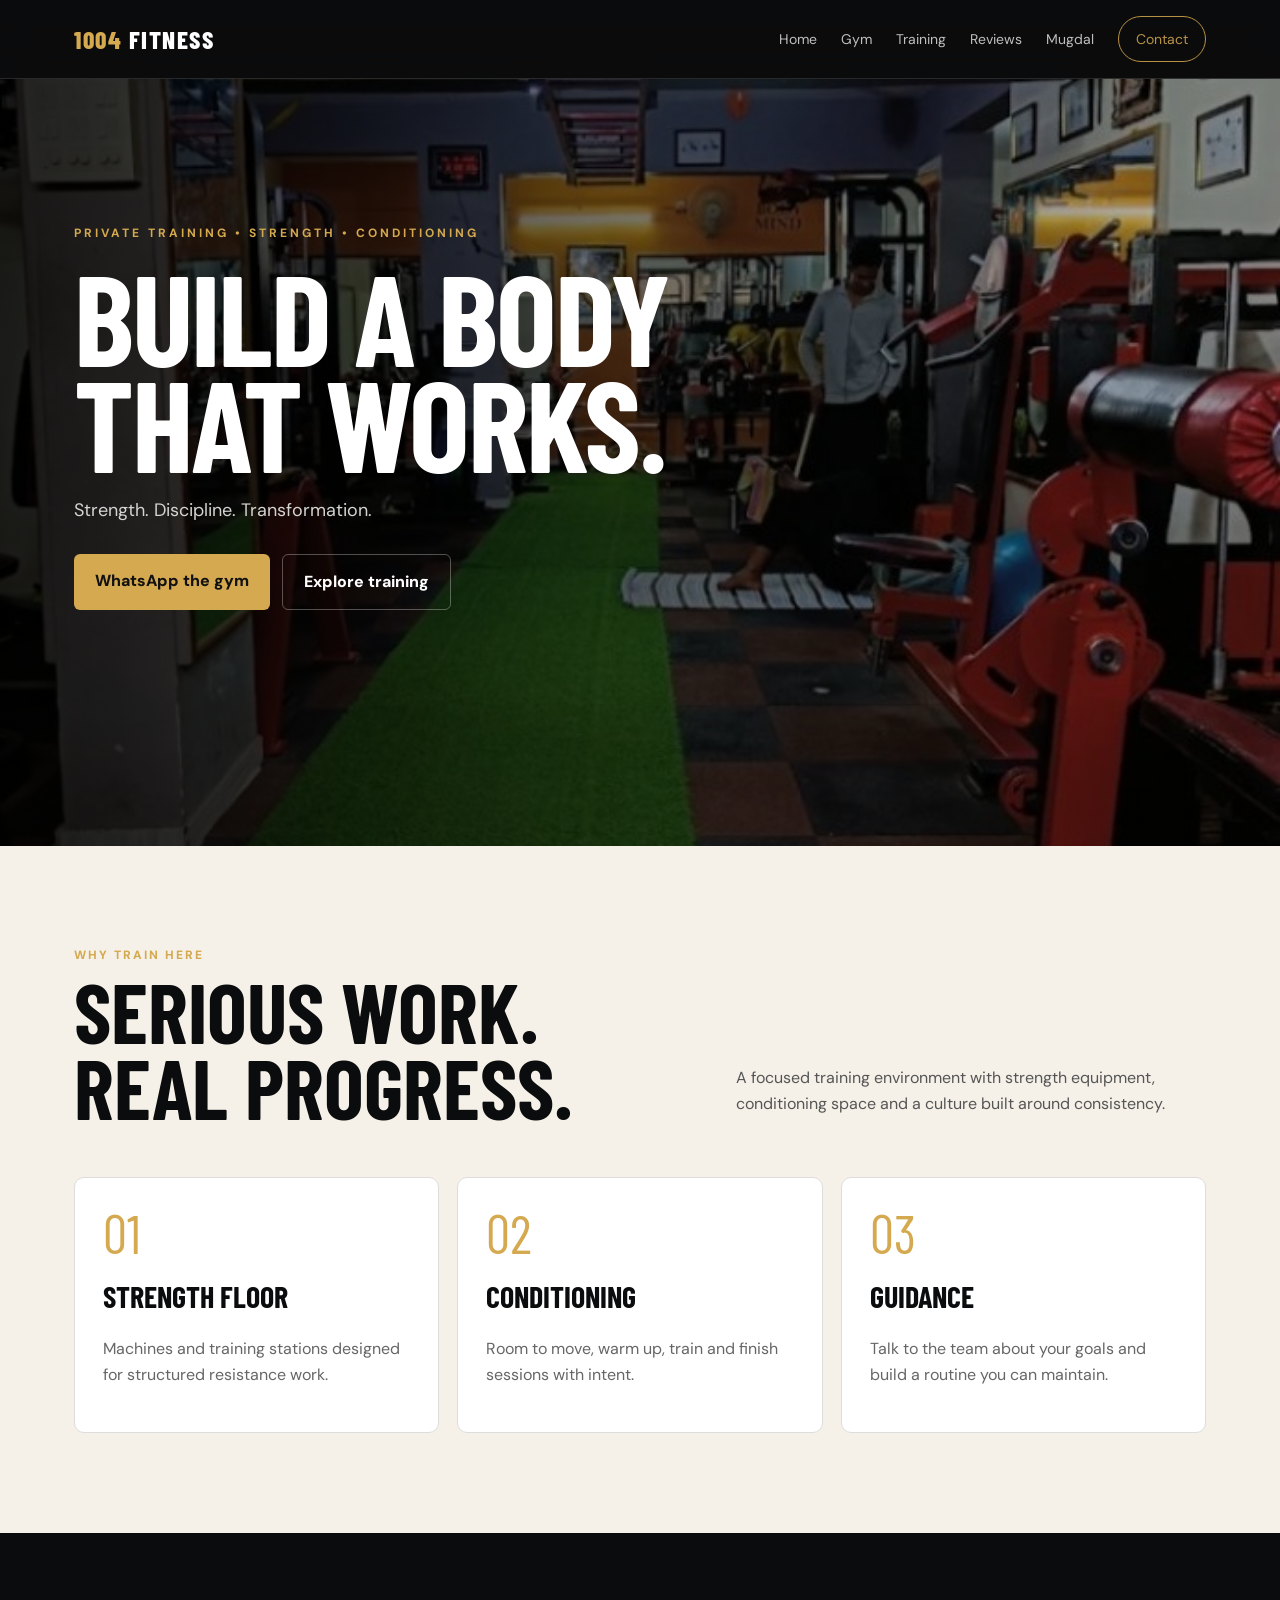
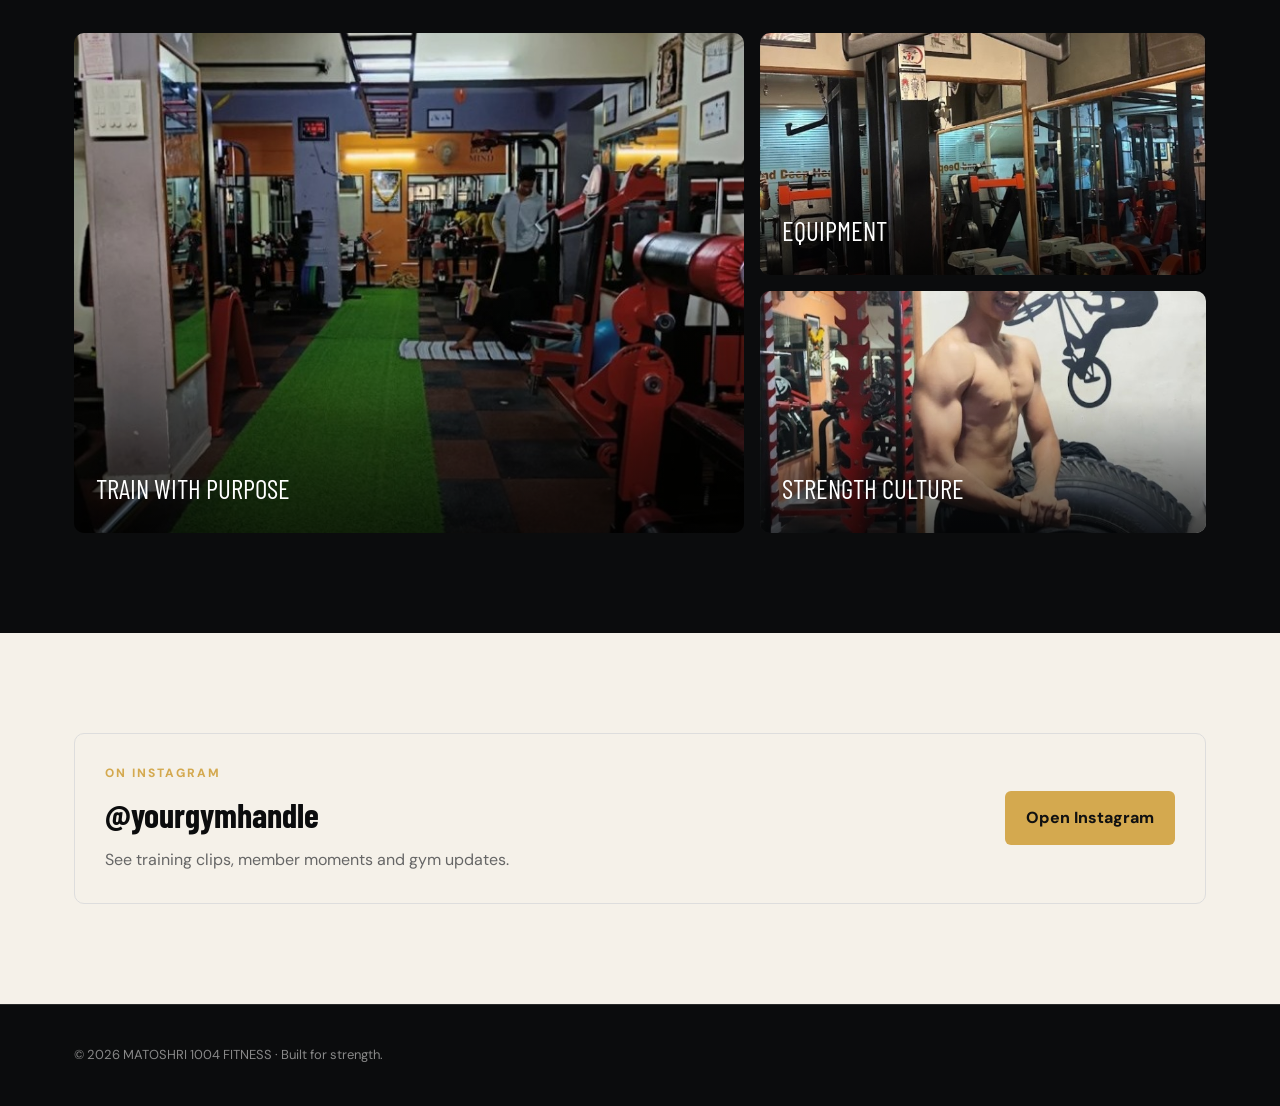
<file: index.html>
<!doctype html><html><head><meta charset="utf-8"><meta name="viewport" content="width=device-width,initial-scale=1"><title>MATOSHRI 1004 FITNESS | Strength & Conditioning</title><link rel="stylesheet" href="styles.css"></head><body>
<header class="top"><div class="wrap nav"><a class="brand" href="index.html"><span>1004</span> FITNESS</a><nav class="links"><a href="index.html">Home</a><a href="about.html">Gym</a><a href="training.html">Training</a><a href="reviews.html">Reviews</a><a href="mugdal.html">Mugdal</a><a href="contact.html" class="cta">Contact</a></nav><a class="menu" href="contact.html">☰</a></div></header>
<main><section class="hero"><div class="wrap"><div class="eyebrow">Private training • Strength • Conditioning</div><h1>Build a body<br>that works.</h1><p id="gymTagline">Strength. Discipline. Transformation.</p><div class="buttons"><a class="btn" data-whatsapp href="#">WhatsApp the gym</a><a class="btn alt" href="training.html">Explore training</a></div></div></section>
<section class="section light"><div class="wrap"><div class="section-head"><div><div class="kicker">Why train here</div><h2>Serious work.<br>Real progress.</h2></div><p>A focused training environment with strength equipment, conditioning space and a culture built around consistency.</p></div><div class="grid"><article class="card"><div class="num">01</div><h3>Strength floor</h3><p>Machines and training stations designed for structured resistance work.</p></article><article class="card"><div class="num">02</div><h3>Conditioning</h3><p>Room to move, warm up, train and finish sessions with intent.</p></article><article class="card"><div class="num">03</div><h3>Guidance</h3><p>Talk to the team about your goals and build a routine you can maintain.</p></article></div></div></section>
<section class="section"><div class="wrap"><div class="photo-grid"><div class="photo" style="background-image:url('assets/gym_floor_clean.jpg')"><label>Train with purpose</label></div><div class="photo-stack"><div class="photo small" style="background-image:url('assets/gym_cable_clean.jpg')"><label>Equipment</label></div><div class="photo small" style="background-image:url('assets/athlete_clean.jpg')"><label>Strength culture</label></div></div></div></div></section>
<section class="section light"><div class="wrap"><div class="social"><div><div class="kicker">On Instagram</div><h3 style="font-family:'Barlow Condensed';font-size:34px;margin:5px 0" id="instaText">@yourgymhandle</h3><p style="margin:0;color:#666">See training clips, member moments and gym updates.</p></div><a class="btn" data-instagram href="#">Open Instagram</a></div></div></section></main>
<footer class="footer"><div class="wrap">© 2026 <span data-gym>MATOSHRI 1004 FITNESS</span> · Built for strength.</div></footer><script src="config.js"></script><script src="script.js"></script></body></html>
</file>
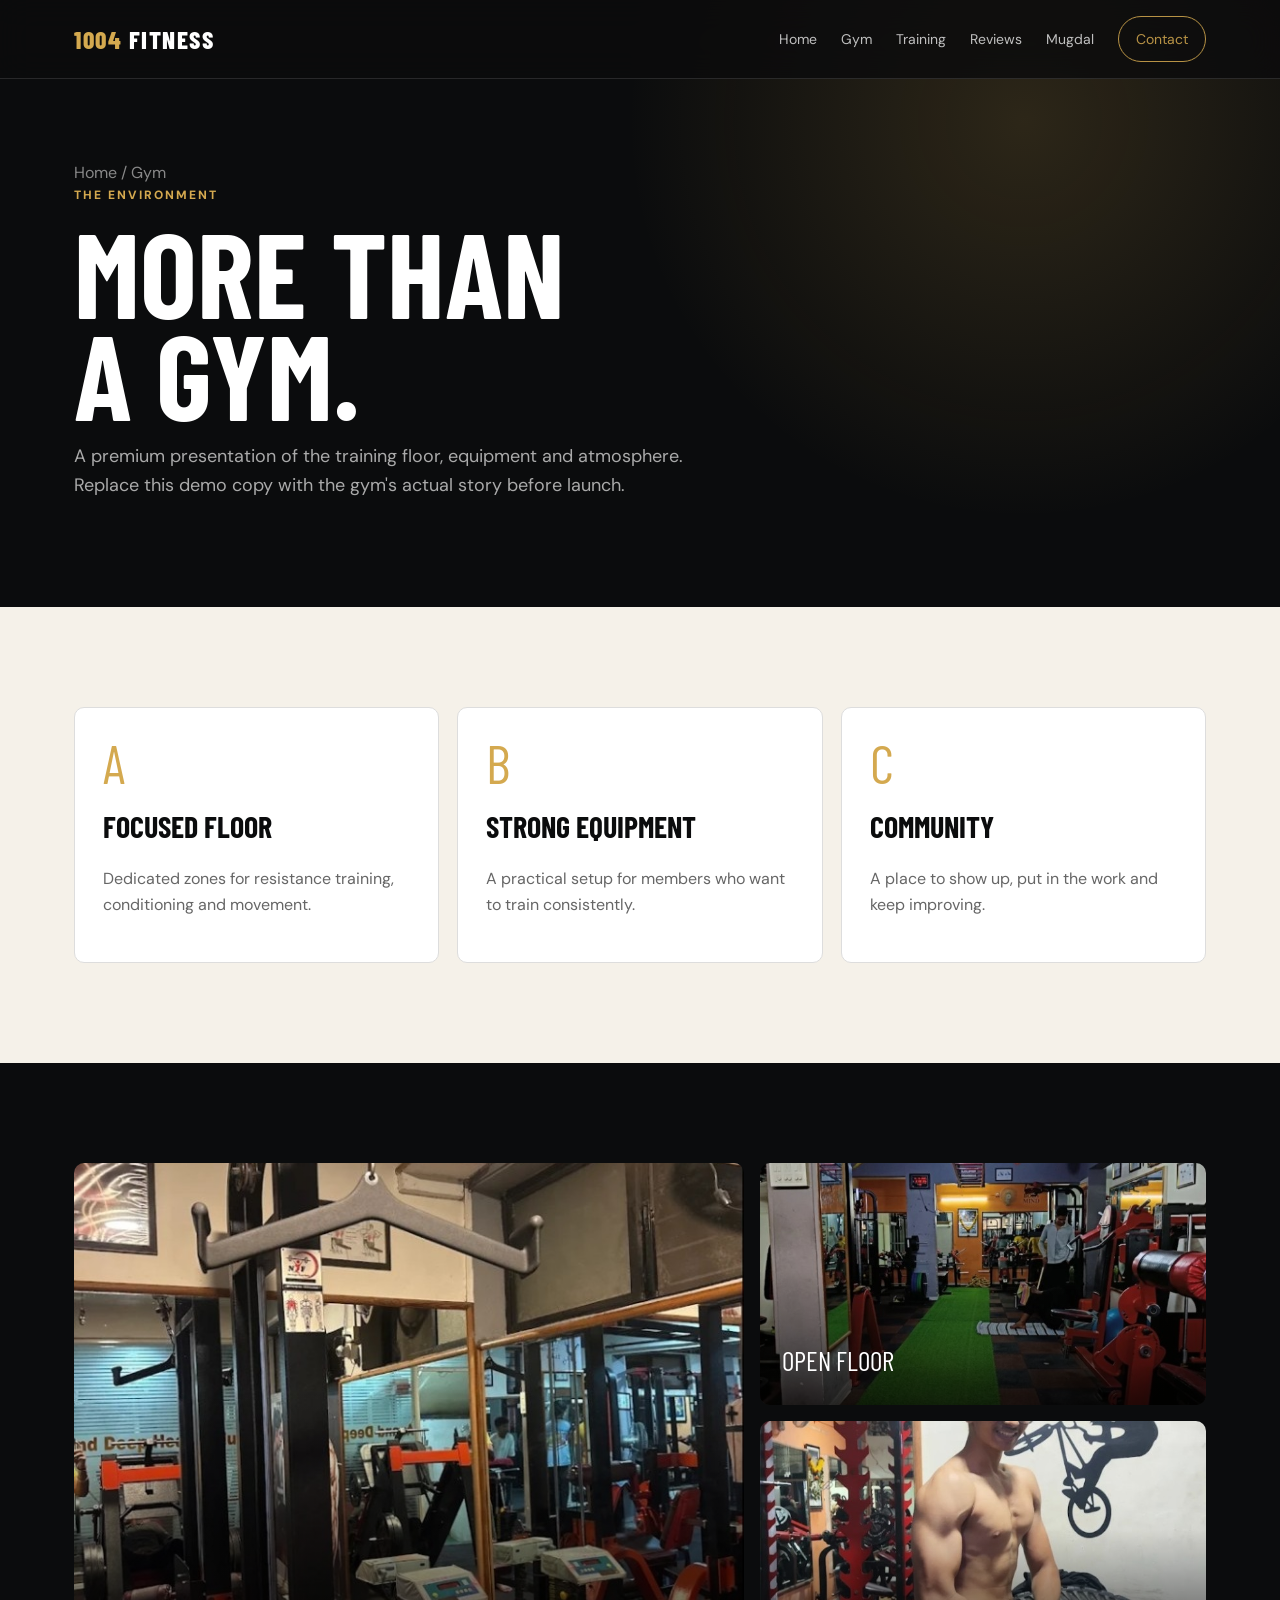
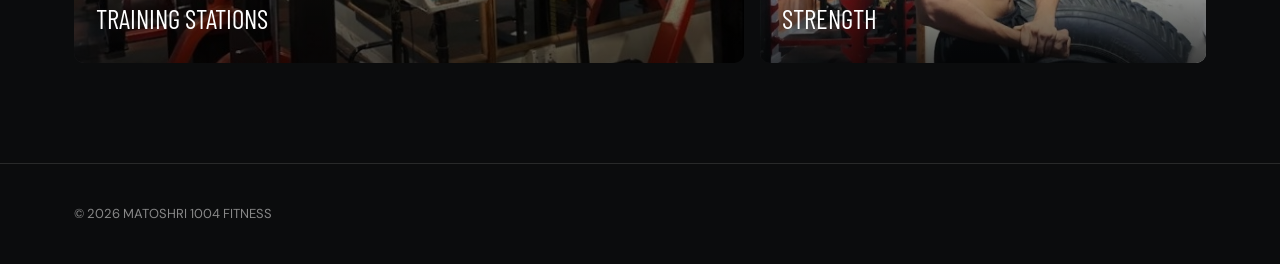
<file: about.html>
<!doctype html><html><head><meta charset="utf-8"><meta name="viewport" content="width=device-width,initial-scale=1"><title>Gym | MATOSHRI 1004 FITNESS</title><link rel="stylesheet" href="styles.css"></head><body>
<header class="top"><div class="wrap nav"><a class="brand" href="index.html"><span>1004</span> FITNESS</a><nav class="links"><a href="index.html">Home</a><a href="about.html">Gym</a><a href="training.html">Training</a><a href="reviews.html">Reviews</a><a href="mugdal.html">Mugdal</a><a href="contact.html" class="cta">Contact</a></nav><a class="menu" href="contact.html">☰</a></div></header>
<section class="pagehero"><div class="wrap"><div class="crumb">Home / Gym</div><div class="kicker">The environment</div><h1>More than<br>a gym.</h1><p style="max-width:620px;color:#aaa;font-size:18px">A premium presentation of the training floor, equipment and atmosphere. Replace this demo copy with the gym's actual story before launch.</p></div></section>
<section class="section light"><div class="wrap"><div class="grid"><article class="card"><div class="num">A</div><h3>Focused floor</h3><p>Dedicated zones for resistance training, conditioning and movement.</p></article><article class="card"><div class="num">B</div><h3>Strong equipment</h3><p>A practical setup for members who want to train consistently.</p></article><article class="card"><div class="num">C</div><h3>Community</h3><p>A place to show up, put in the work and keep improving.</p></article></div></div></section>
<section class="section"><div class="wrap"><div class="photo-grid"><div class="photo" style="background-image:url('assets/gym_cable_clean.jpg')"><label>Training stations</label></div><div class="photo-stack"><div class="photo small" style="background-image:url('assets/gym_floor_clean.jpg')"><label>Open floor</label></div><div class="photo small" style="background-image:url('assets/athlete_clean.jpg')"><label>Strength</label></div></div></div></div></section>
<footer class="footer"><div class="wrap">© 2026 <span data-gym>MATOSHRI 1004 FITNESS</span></div></footer><script src="config.js"></script><script src="script.js"></script></body></html>
</file>
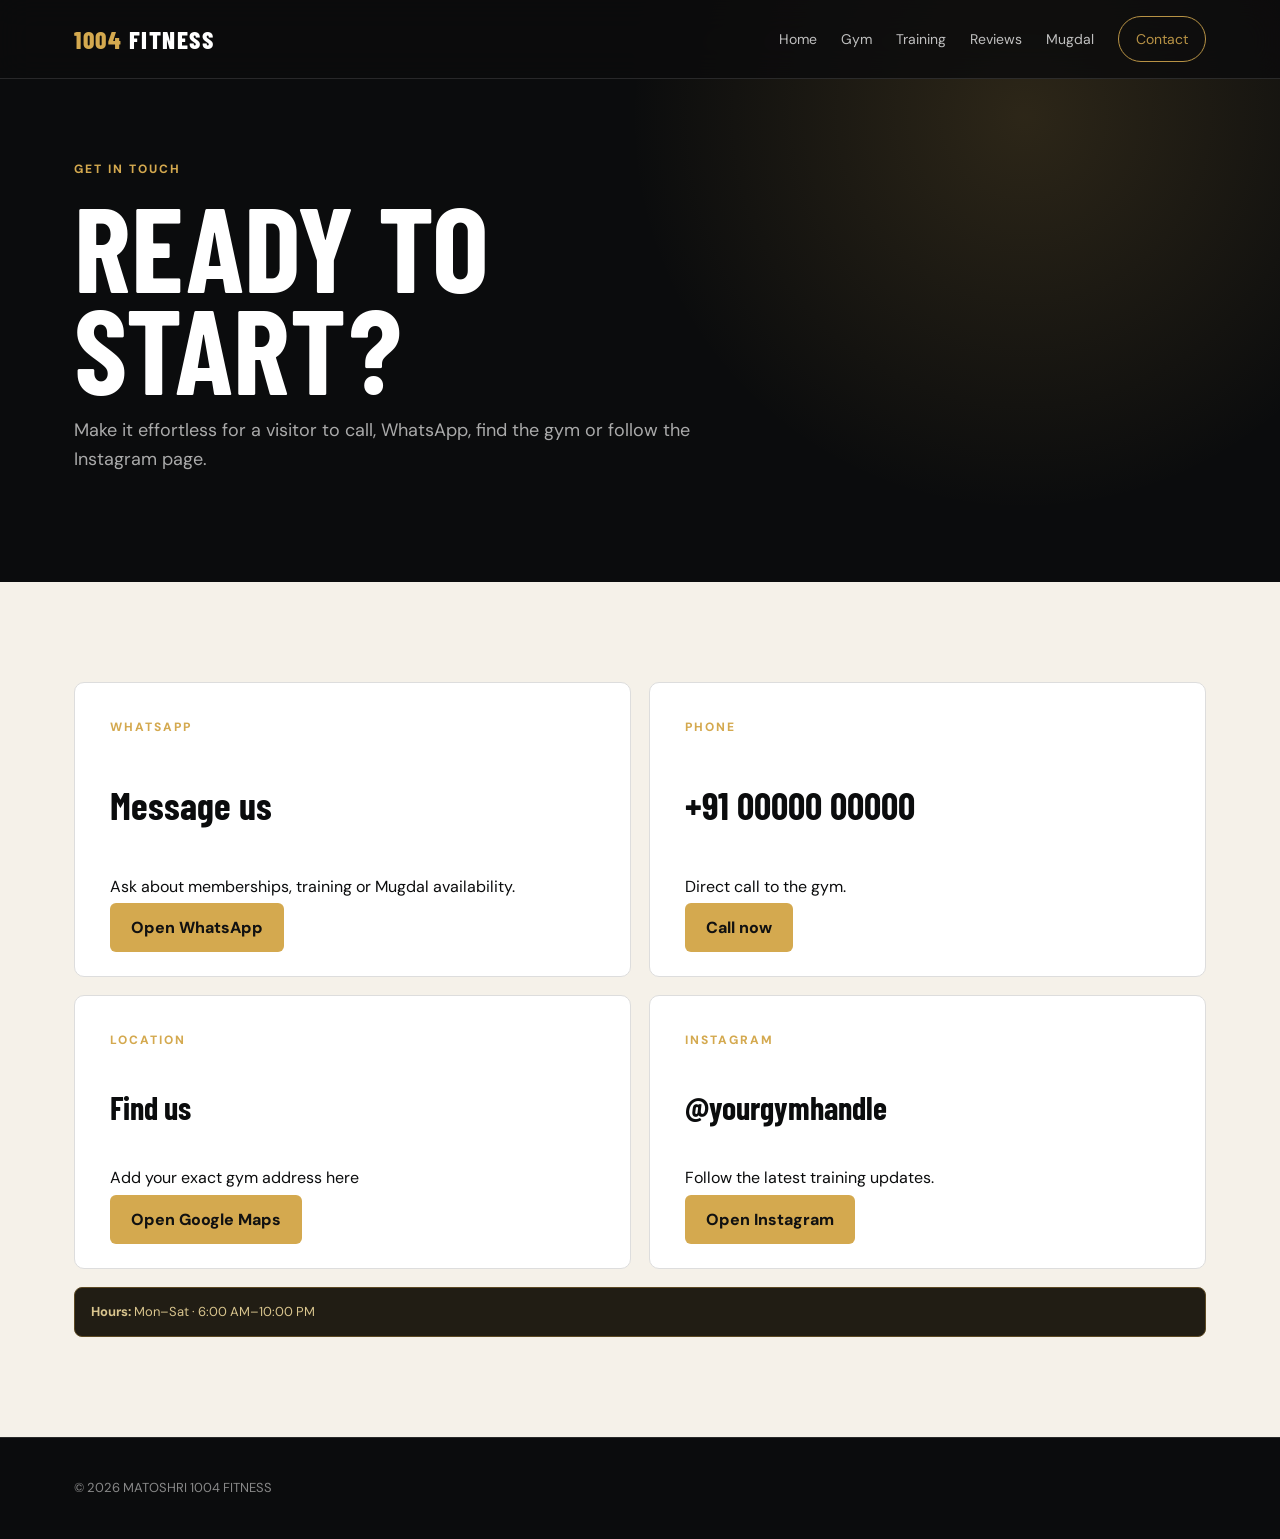
<file: contact.html>
<!doctype html><html><head><meta charset="utf-8"><meta name="viewport" content="width=device-width,initial-scale=1"><title>Contact | MATOSHRI 1004 FITNESS</title><link rel="stylesheet" href="styles.css"></head><body>
<header class="top"><div class="wrap nav"><a class="brand" href="index.html"><span>1004</span> FITNESS</a><nav class="links"><a href="index.html">Home</a><a href="about.html">Gym</a><a href="training.html">Training</a><a href="reviews.html">Reviews</a><a href="mugdal.html">Mugdal</a><a href="contact.html" class="cta">Contact</a></nav><a class="menu" href="contact.html">☰</a></div></header>
<section class="pagehero"><div class="wrap"><div class="kicker">Get in touch</div><h1>Ready to<br>start?</h1><p style="max-width:650px;color:#aaa;font-size:18px">Make it effortless for a visitor to call, WhatsApp, find the gym or follow the Instagram page.</p></div></section>
<section class="section light"><div class="wrap"><div class="contact"><div class="contactbox"><div class="kicker">WhatsApp</div><h3 style="font-family:'Barlow Condensed';font-size:38px">Message us</h3><p>Ask about memberships, training or Mugdal availability.</p><a class="btn" data-whatsapp href="#">Open WhatsApp</a></div><div class="contactbox"><div class="kicker">Phone</div><h3 style="font-family:'Barlow Condensed';font-size:38px" id="phoneText">+91 00000 00000</h3><p>Direct call to the gym.</p><a class="btn" data-phone href="#">Call now</a></div><div class="contactbox"><div class="kicker">Location</div><h3 style="font-family:'Barlow Condensed';font-size:32px">Find us</h3><p id="locationText">Add your exact gym address here</p><a class="btn" data-maps href="#">Open Google Maps</a></div><div class="contactbox"><div class="kicker">Instagram</div><h3 style="font-family:'Barlow Condensed';font-size:32px" id="instaText">@yourgymhandle</h3><p>Follow the latest training updates.</p><a class="btn" data-instagram href="#">Open Instagram</a></div></div><div style="margin-top:18px" class="notice"><strong>Hours:</strong> <span id="hoursText">Mon–Sat · 6:00 AM–10:00 PM</span></div></div></section>
<footer class="footer"><div class="wrap">© 2026 <span data-gym>MATOSHRI 1004 FITNESS</span></div></footer><script src="config.js"></script><script src="script.js"></script></body></html>
</file>
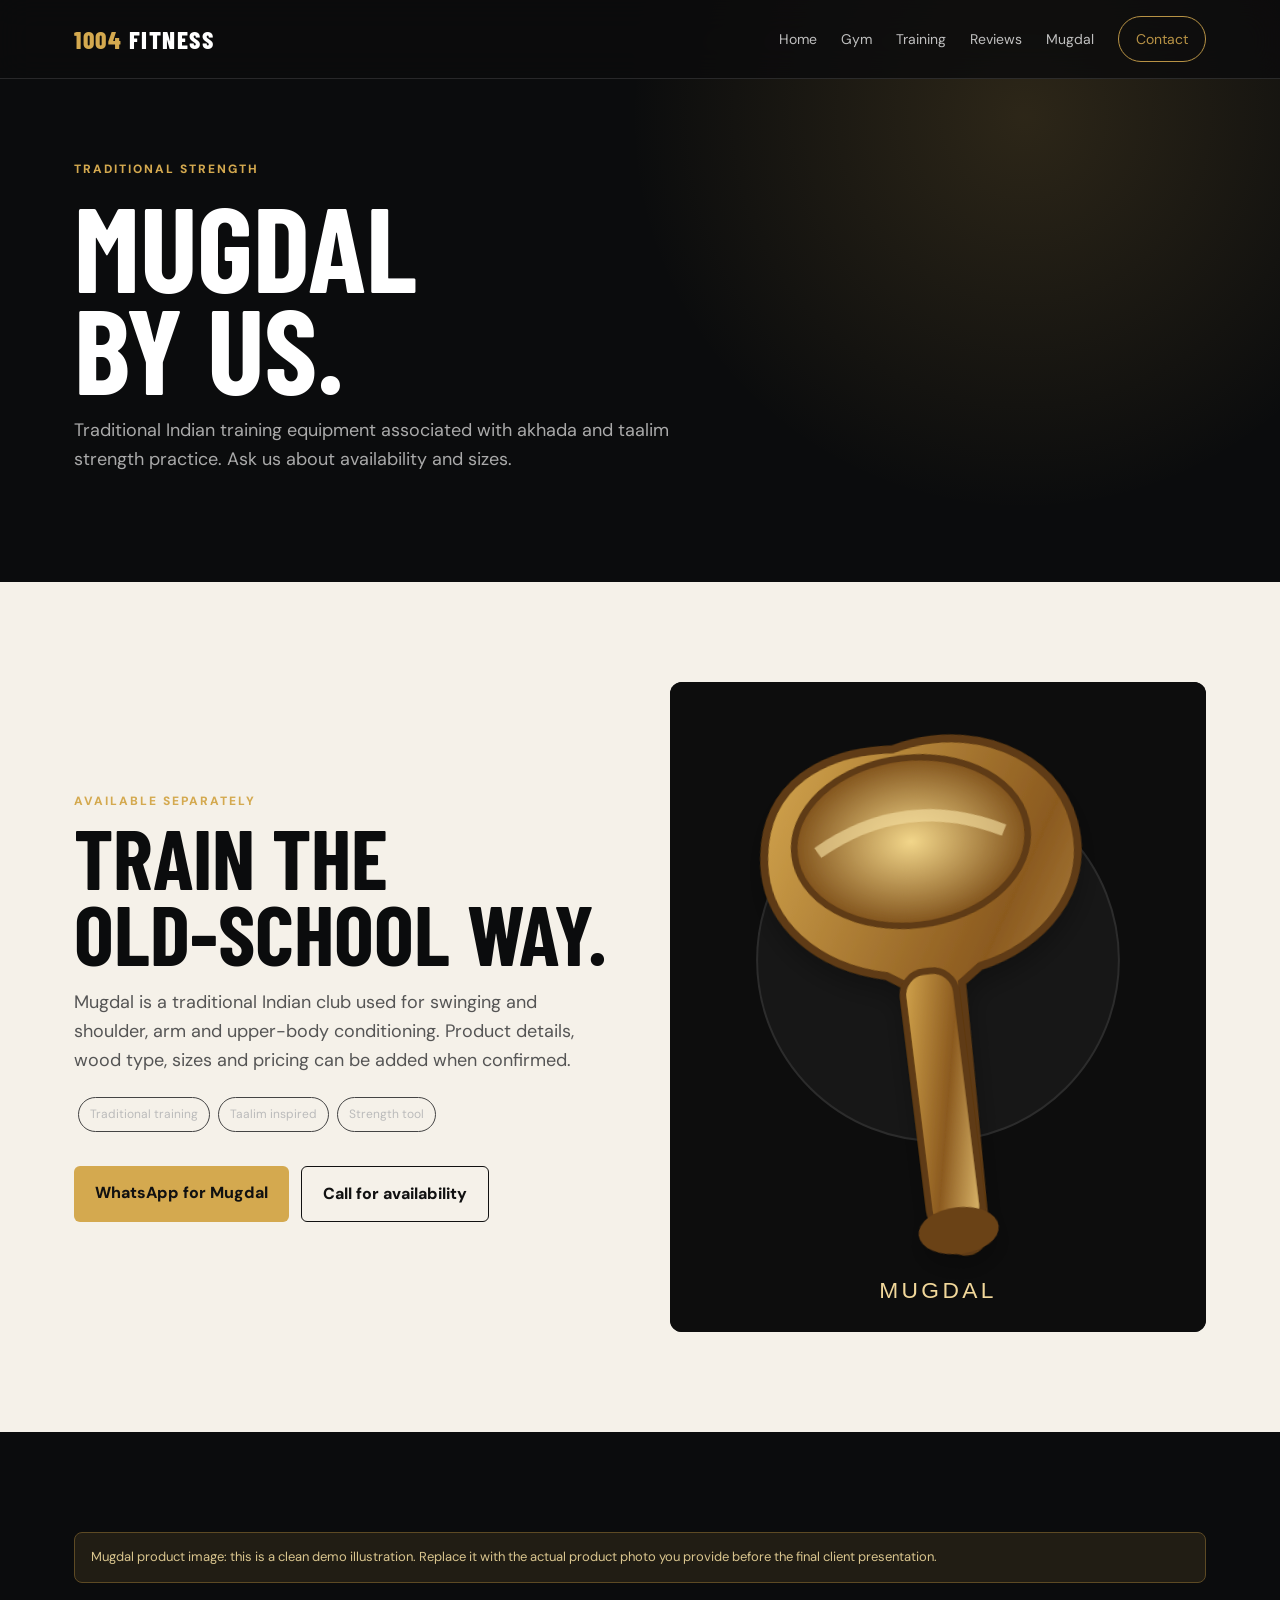
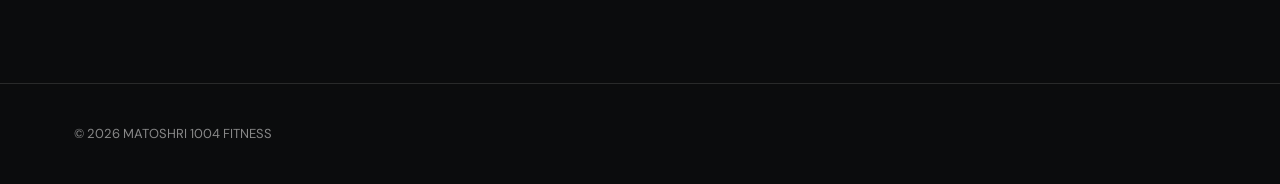
<file: mugdal.html>
<!doctype html><html><head><meta charset="utf-8"><meta name="viewport" content="width=device-width,initial-scale=1"><title>Mugdal | MATOSHRI 1004 FITNESS</title><link rel="stylesheet" href="styles.css"></head><body>
<header class="top"><div class="wrap nav"><a class="brand" href="index.html"><span>1004</span> FITNESS</a><nav class="links"><a href="index.html">Home</a><a href="about.html">Gym</a><a href="training.html">Training</a><a href="reviews.html">Reviews</a><a href="mugdal.html">Mugdal</a><a href="contact.html" class="cta">Contact</a></nav><a class="menu" href="contact.html">☰</a></div></header>
<section class="pagehero"><div class="wrap"><div class="kicker">Traditional strength</div><h1>Mugdal<br>by us.</h1><p style="max-width:650px;color:#aaa;font-size:18px">Traditional Indian training equipment associated with akhada and taalim strength practice. Ask us about availability and sizes.</p></div></section>
<section class="section light"><div class="wrap mugdal"><div><div class="kicker">Available separately</div><h2>Train the<br>old-school way.</h2><p style="font-size:18px;color:#555;max-width:520px">Mugdal is a traditional Indian club used for swinging and shoulder, arm and upper-body conditioning. Product details, wood type, sizes and pricing can be added when confirmed.</p><div><span class="pill">Traditional training</span><span class="pill">Taalim inspired</span><span class="pill">Strength tool</span></div><div class="buttons"><a class="btn" data-whatsapp href="#">WhatsApp for Mugdal</a><a class="btn alt" data-phone href="#" style="color:#111;border-color:#111">Call for availability</a></div></div><img src="assets/mugdal-placeholder.svg" alt="Mugdal traditional Indian training club illustration"></div></section>
<section class="section"><div class="wrap"><div class="notice">Mugdal product image: this is a clean demo illustration. Replace it with the actual product photo you provide before the final client presentation.</div></div></section>
<footer class="footer"><div class="wrap">© 2026 <span data-gym>MATOSHRI 1004 FITNESS</span></div></footer><script src="config.js"></script><script src="script.js"></script></body></html>
</file>
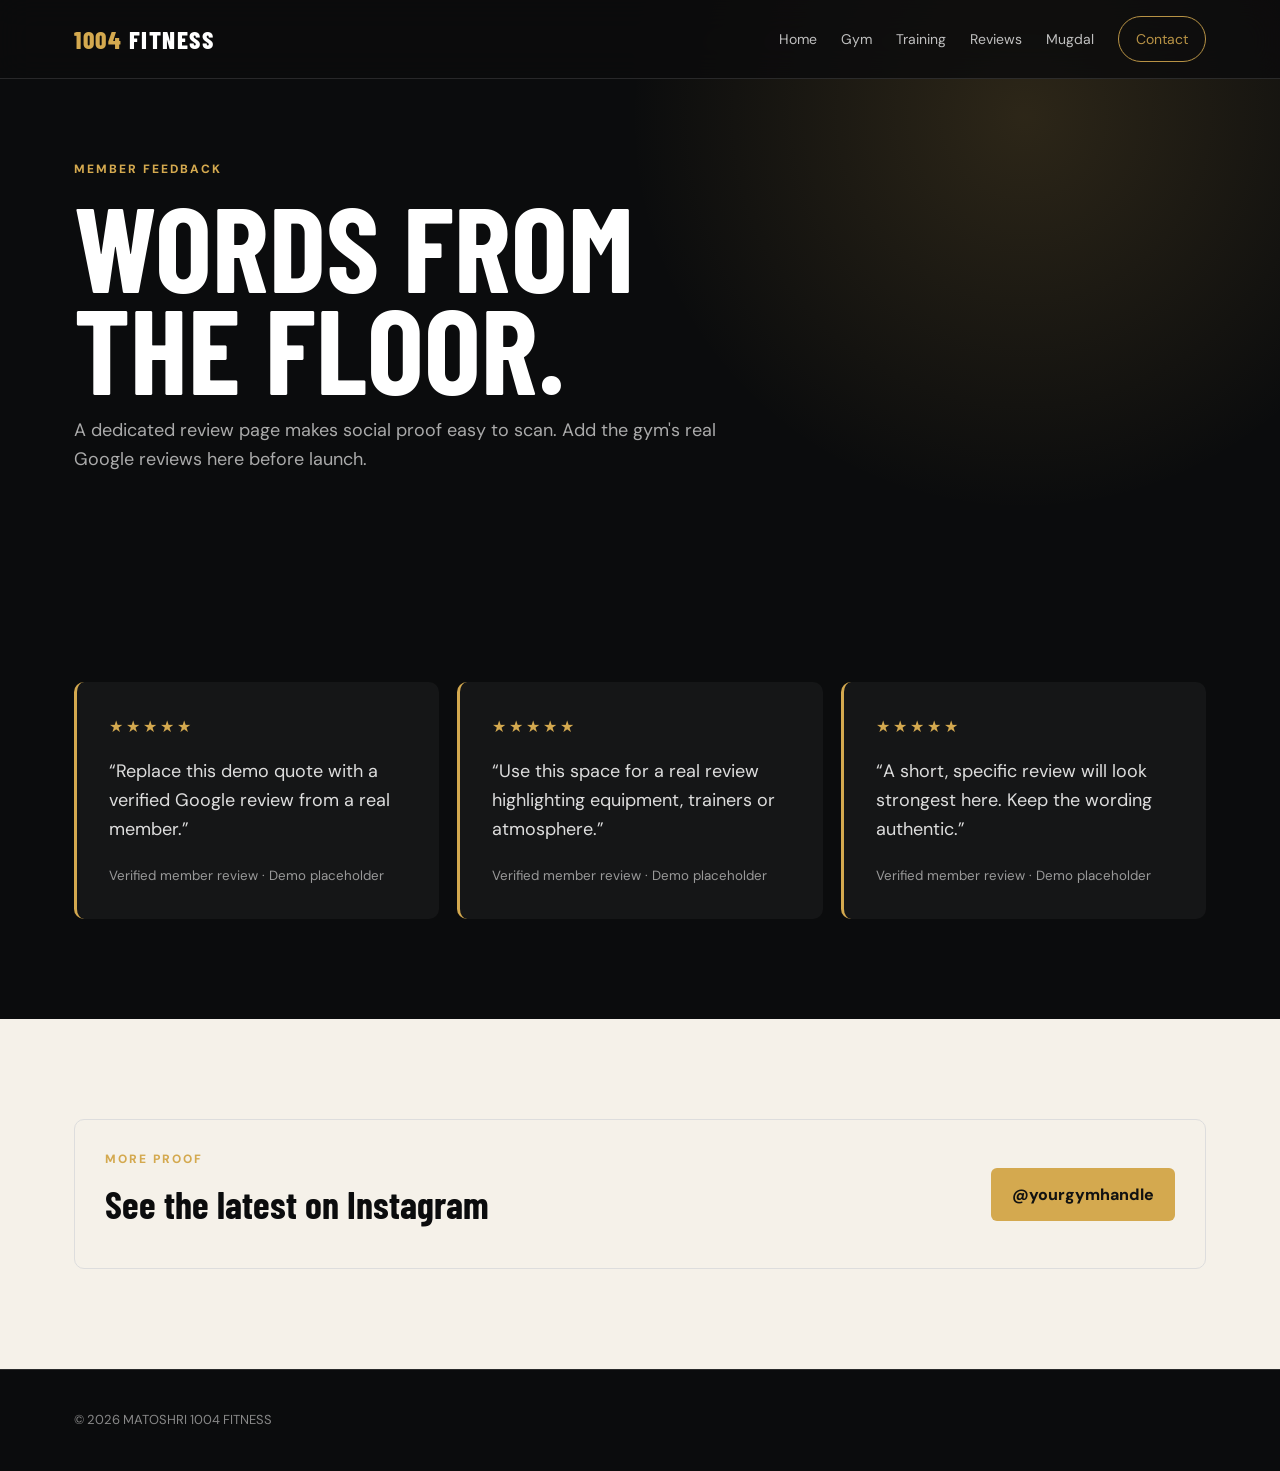
<file: reviews.html>
<!doctype html><html><head><meta charset="utf-8"><meta name="viewport" content="width=device-width,initial-scale=1"><title>Reviews | MATOSHRI 1004 FITNESS</title><link rel="stylesheet" href="styles.css"></head><body>
<header class="top"><div class="wrap nav"><a class="brand" href="index.html"><span>1004</span> FITNESS</a><nav class="links"><a href="index.html">Home</a><a href="about.html">Gym</a><a href="training.html">Training</a><a href="reviews.html">Reviews</a><a href="mugdal.html">Mugdal</a><a href="contact.html" class="cta">Contact</a></nav><a class="menu" href="contact.html">☰</a></div></header>
<section class="pagehero"><div class="wrap"><div class="kicker">Member feedback</div><h1>Words from<br>the floor.</h1><p style="max-width:650px;color:#aaa;font-size:18px">A dedicated review page makes social proof easy to scan. Add the gym's real Google reviews here before launch.</p></div></section>
<section class="section"><div class="wrap"><div class="grid"><article class="review"><div class="stars">★★★★★</div><p>“Replace this demo quote with a verified Google review from a real member.”</p><small>Verified member review · Demo placeholder</small></article><article class="review"><div class="stars">★★★★★</div><p>“Use this space for a real review highlighting equipment, trainers or atmosphere.”</p><small>Verified member review · Demo placeholder</small></article><article class="review"><div class="stars">★★★★★</div><p>“A short, specific review will look strongest here. Keep the wording authentic.”</p><small>Verified member review · Demo placeholder</small></article></div></div></section>
<section class="section light"><div class="wrap"><div class="social"><div><div class="kicker">More proof</div><h3 style="font-family:'Barlow Condensed';font-size:38px;margin:4px 0">See the latest on Instagram</h3></div><a class="btn" data-instagram href="#">@yourgymhandle</a></div></div></section>
<footer class="footer"><div class="wrap">© 2026 <span data-gym>MATOSHRI 1004 FITNESS</span></div></footer><script src="config.js"></script><script src="script.js"></script></body></html>
</file>
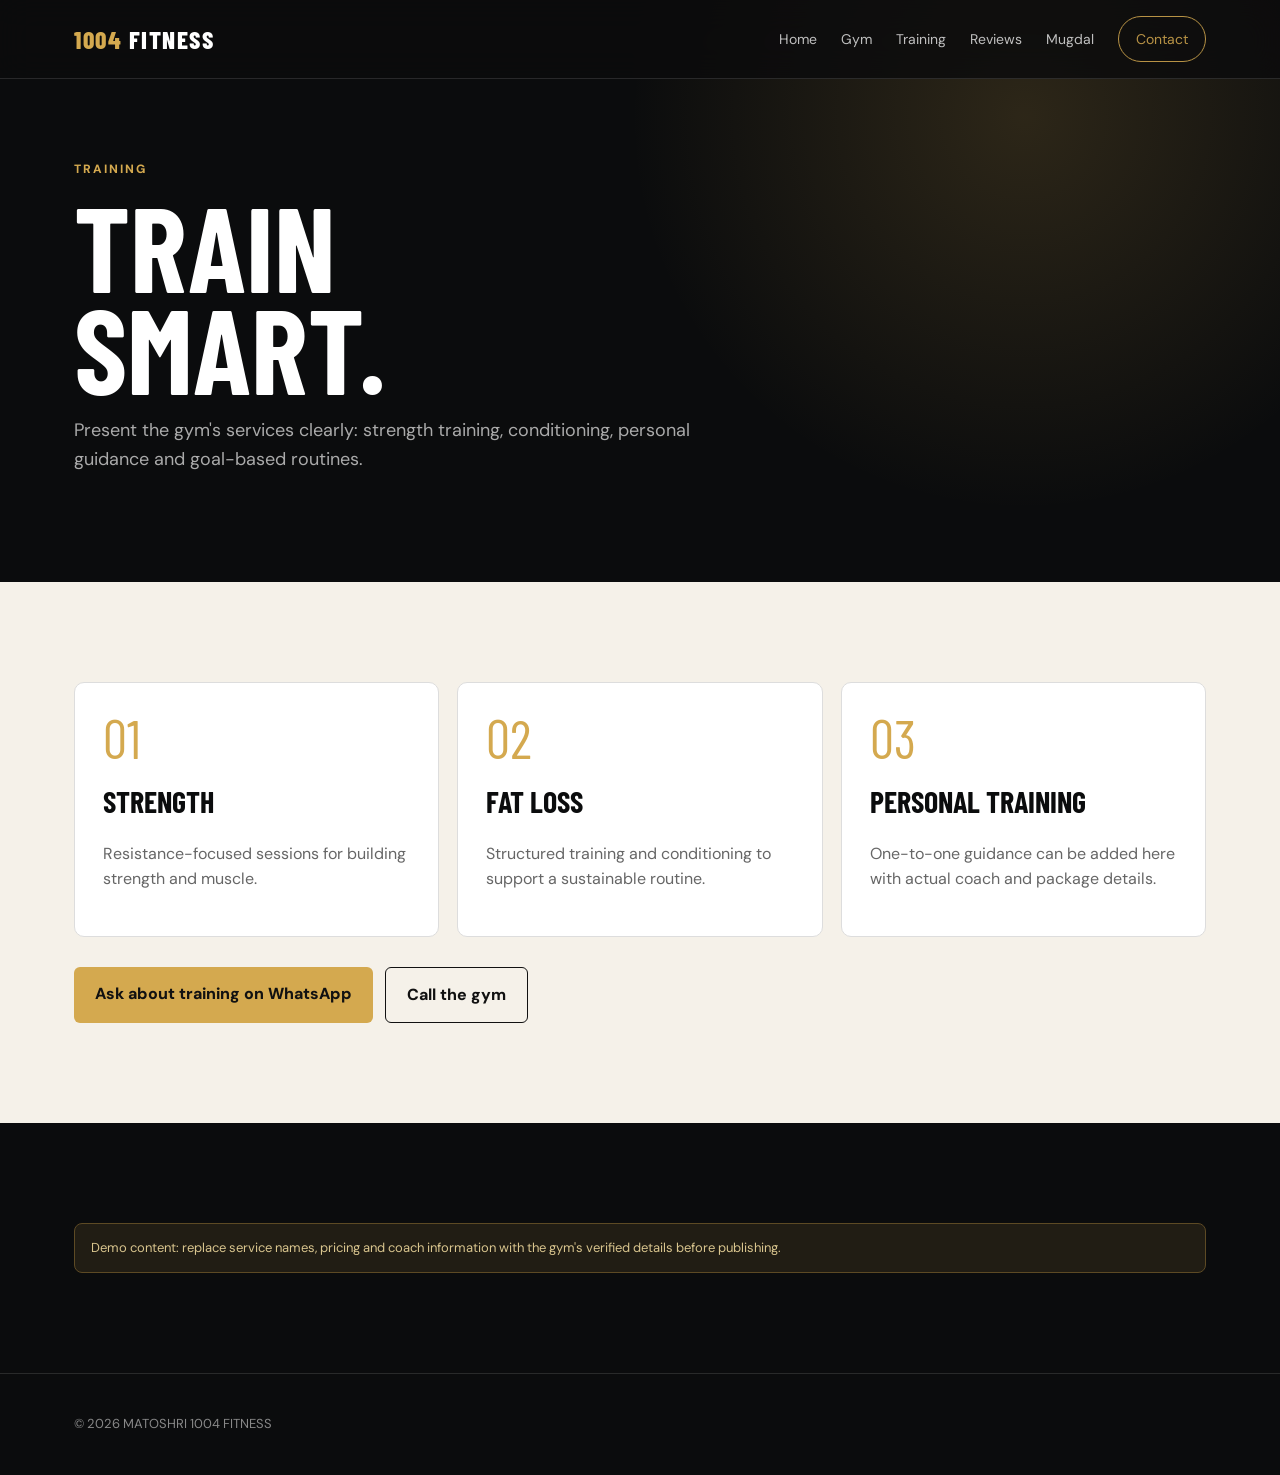
<file: training.html>
<!doctype html><html><head><meta charset="utf-8"><meta name="viewport" content="width=device-width,initial-scale=1"><title>Training | MATOSHRI 1004 FITNESS</title><link rel="stylesheet" href="styles.css"></head><body>
<header class="top"><div class="wrap nav"><a class="brand" href="index.html"><span>1004</span> FITNESS</a><nav class="links"><a href="index.html">Home</a><a href="about.html">Gym</a><a href="training.html">Training</a><a href="reviews.html">Reviews</a><a href="mugdal.html">Mugdal</a><a href="contact.html" class="cta">Contact</a></nav><a class="menu" href="contact.html">☰</a></div></header>
<section class="pagehero"><div class="wrap"><div class="kicker">Training</div><h1>Train<br>smart.</h1><p style="max-width:650px;color:#aaa;font-size:18px">Present the gym's services clearly: strength training, conditioning, personal guidance and goal-based routines.</p></div></section>
<section class="section light"><div class="wrap"><div class="grid"><article class="card"><div class="num">01</div><h3>Strength</h3><p>Resistance-focused sessions for building strength and muscle.</p></article><article class="card"><div class="num">02</div><h3>Fat loss</h3><p>Structured training and conditioning to support a sustainable routine.</p></article><article class="card"><div class="num">03</div><h3>Personal training</h3><p>One-to-one guidance can be added here with actual coach and package details.</p></article></div><div class="buttons"><a class="btn" data-whatsapp href="#">Ask about training on WhatsApp</a><a class="btn alt" data-phone href="#" style="color:#111;border-color:#111">Call the gym</a></div></div></section>
<section class="section"><div class="wrap"><div class="notice">Demo content: replace service names, pricing and coach information with the gym's verified details before publishing.</div></div></section>
<footer class="footer"><div class="wrap">© 2026 <span data-gym>MATOSHRI 1004 FITNESS</span></div></footer><script src="config.js"></script><script src="script.js"></script></body></html>
</file>
<file: styles.css>
@import url('https://fonts.googleapis.com/css2?family=Barlow+Condensed:wght@500;600;700;800&family=DM+Sans:wght@400;500;600;700&display=swap');
:root{--ink:#0b0c0d;--paper:#f5f1e9;--muted:#a7a7a2;--line:rgba(255,255,255,.12);--gold:#d4a94f;--red:#b63a2d;--white:#fff;--max:1180px}
*{box-sizing:border-box}html{scroll-behavior:smooth}body{margin:0;background:var(--ink);color:var(--white);font-family:'DM Sans',sans-serif;line-height:1.6}a{text-decoration:none;color:inherit}.wrap{max-width:var(--max);margin:auto;padding:0 24px}.top{position:fixed;top:0;left:0;right:0;z-index:50;background:rgba(11,12,13,.82);backdrop-filter:blur(16px);border-bottom:1px solid var(--line)}.nav{height:78px;display:flex;align-items:center;justify-content:space-between;gap:20px}.brand{font-family:'Barlow Condensed';font-size:25px;font-weight:800;letter-spacing:1.5px}.brand span{color:var(--gold)}.links{display:flex;gap:24px;align-items:center;font-size:14px;color:#ddd}.links a{opacity:.86}.links a:hover{color:var(--gold);opacity:1}.cta{padding:11px 17px;border:1px solid var(--gold);color:var(--gold);border-radius:999px}.menu{display:none;font-size:26px}.hero{min-height:94vh;padding-top:78px;display:grid;align-items:end;position:relative;overflow:hidden}.hero:before{content:"";position:absolute;inset:78px 0 0;background:linear-gradient(90deg,rgba(0,0,0,.82),rgba(0,0,0,.25)),url('assets/gym_floor_clean.jpg') center/cover}.hero .wrap{position:relative;width:100%;padding-bottom:90px}.eyebrow{font-size:12px;letter-spacing:3px;text-transform:uppercase;color:var(--gold);font-weight:700}.hero h1{font-family:'Barlow Condensed';font-size:clamp(64px,10vw,142px);line-height:.83;margin:20px 0;max-width:900px;text-transform:uppercase;letter-spacing:-2px}.hero p{max-width:600px;color:#d4d4d1;font-size:18px}.buttons{display:flex;gap:12px;flex-wrap:wrap;margin-top:30px}.btn{padding:14px 21px;border-radius:6px;background:var(--gold);color:#111;font-weight:800}.btn.alt{background:transparent;border:1px solid rgba(255,255,255,.3);color:#fff}.section{padding:100px 0}.section.light{background:var(--paper);color:var(--ink)}.section-head{display:flex;justify-content:space-between;gap:30px;align-items:end;margin-bottom:45px}.kicker{color:var(--gold);font-size:12px;letter-spacing:2px;text-transform:uppercase;font-weight:800}.section h2{font-family:'Barlow Condensed';font-size:clamp(48px,7vw,84px);line-height:.9;margin:8px 0;text-transform:uppercase}.section-head p{max-width:470px;color:#888}.light .section-head p{color:#555}.grid{display:grid;grid-template-columns:repeat(3,1fr);gap:18px}.card{border:1px solid var(--line);background:#121314;padding:28px;border-radius:10px}.light .card{background:#fff;border-color:#ddd}.card h3{font-family:'Barlow Condensed';font-size:30px;margin:12px 0 8px;text-transform:uppercase}.card p{color:#aaa}.light .card p{color:#666}.num{font-family:'Barlow Condensed';font-size:54px;color:var(--gold);line-height:1}.photo-grid{display:grid;grid-template-columns:1.2fr .8fr;gap:16px}.photo{min-height:500px;background-size:cover;background-position:center;border-radius:10px;overflow:hidden;position:relative}.photo.small{min-height:240px}.photo-stack{display:grid;gap:16px}.photo:after{content:"";position:absolute;inset:0;background:linear-gradient(180deg,transparent 45%,rgba(0,0,0,.7))}.photo label{position:absolute;bottom:22px;left:22px;z-index:2;font-family:'Barlow Condensed';font-size:27px;text-transform:uppercase}.review{padding:32px;background:#151617;border-radius:10px;border-left:3px solid var(--gold)}.review .stars{color:var(--gold);letter-spacing:3px}.review p{font-size:18px;color:#ddd}.review small{color:#999}.social{display:flex;justify-content:space-between;align-items:center;gap:20px;padding:30px;border:1px solid #ddd;border-radius:10px}.mugdal{display:grid;grid-template-columns:1fr 1fr;gap:60px;align-items:center}.mugdal img{width:100%;max-height:650px;object-fit:cover;border-radius:12px;background:#111}.pill{display:inline-block;padding:7px 11px;border:1px solid #444;border-radius:999px;font-size:12px;margin:4px;color:#bbb}.contact{display:grid;grid-template-columns:1fr 1fr;gap:18px}.contactbox{padding:35px;border:1px solid #ddd;border-radius:10px;background:#fff}.contactbox a{color:#111}.footer{padding:40px 0;border-top:1px solid var(--line);color:#888;font-size:13px}.pagehero{padding:160px 0 90px;background:radial-gradient(circle at 80% 20%,rgba(212,169,79,.17),transparent 35%),#0b0c0d}.pagehero h1{font-family:'Barlow Condensed';font-size:clamp(65px,10vw,120px);line-height:.85;text-transform:uppercase;margin:15px 0}.crumb{color:#888}.notice{padding:14px 16px;background:#211d14;border:1px solid #5d4a24;color:#d9c58e;border-radius:8px;font-size:13px}.mobile-panel{display:none}
@media(max-width:800px){.links{display:none}.menu{display:block}.nav{height:68px}.hero{padding-top:68px}.hero:before{inset:68px 0 0}.hero .wrap{padding-bottom:55px}.hero h1{font-size:70px}.grid,.photo-grid,.mugdal,.contact{grid-template-columns:1fr}.photo{min-height:420px}.section{padding:72px 0}.section-head{display:block}.section-head p{margin-top:20px}.social{align-items:flex-start;flex-direction:column}}
</file>
